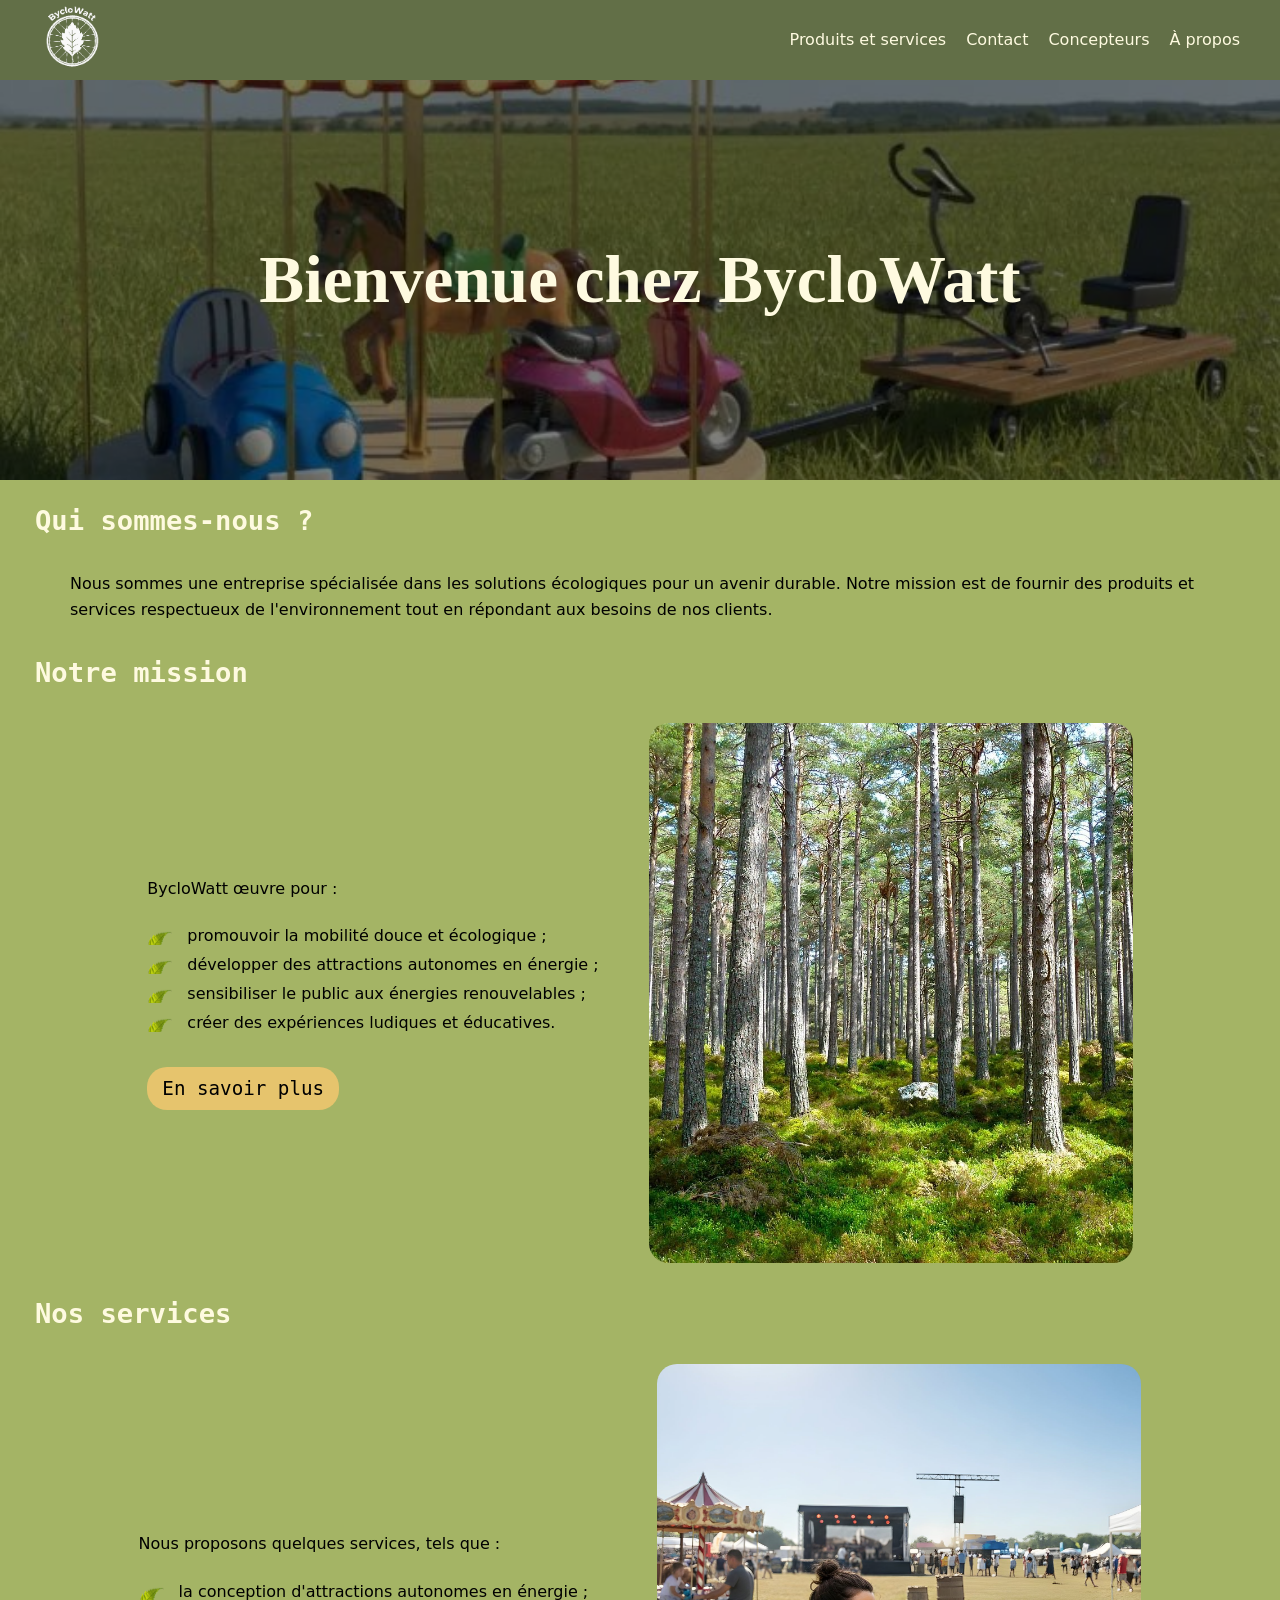
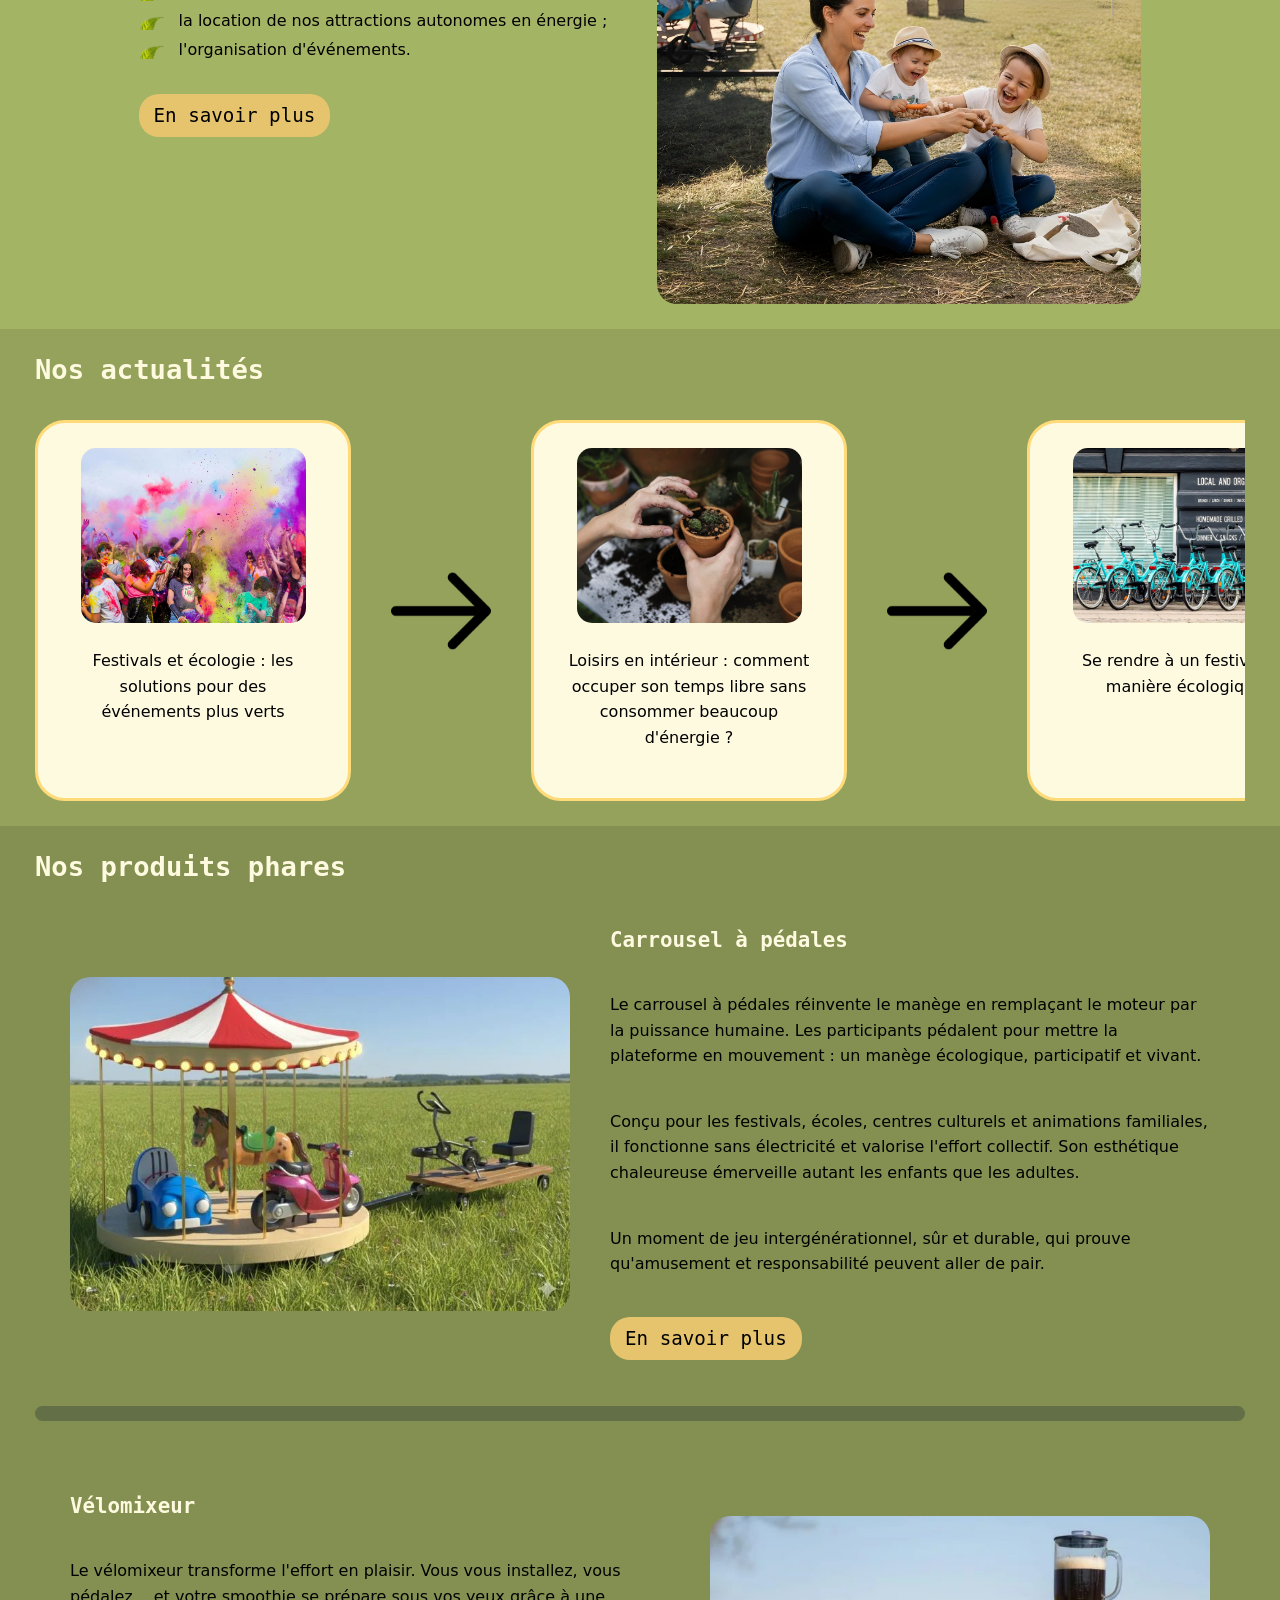
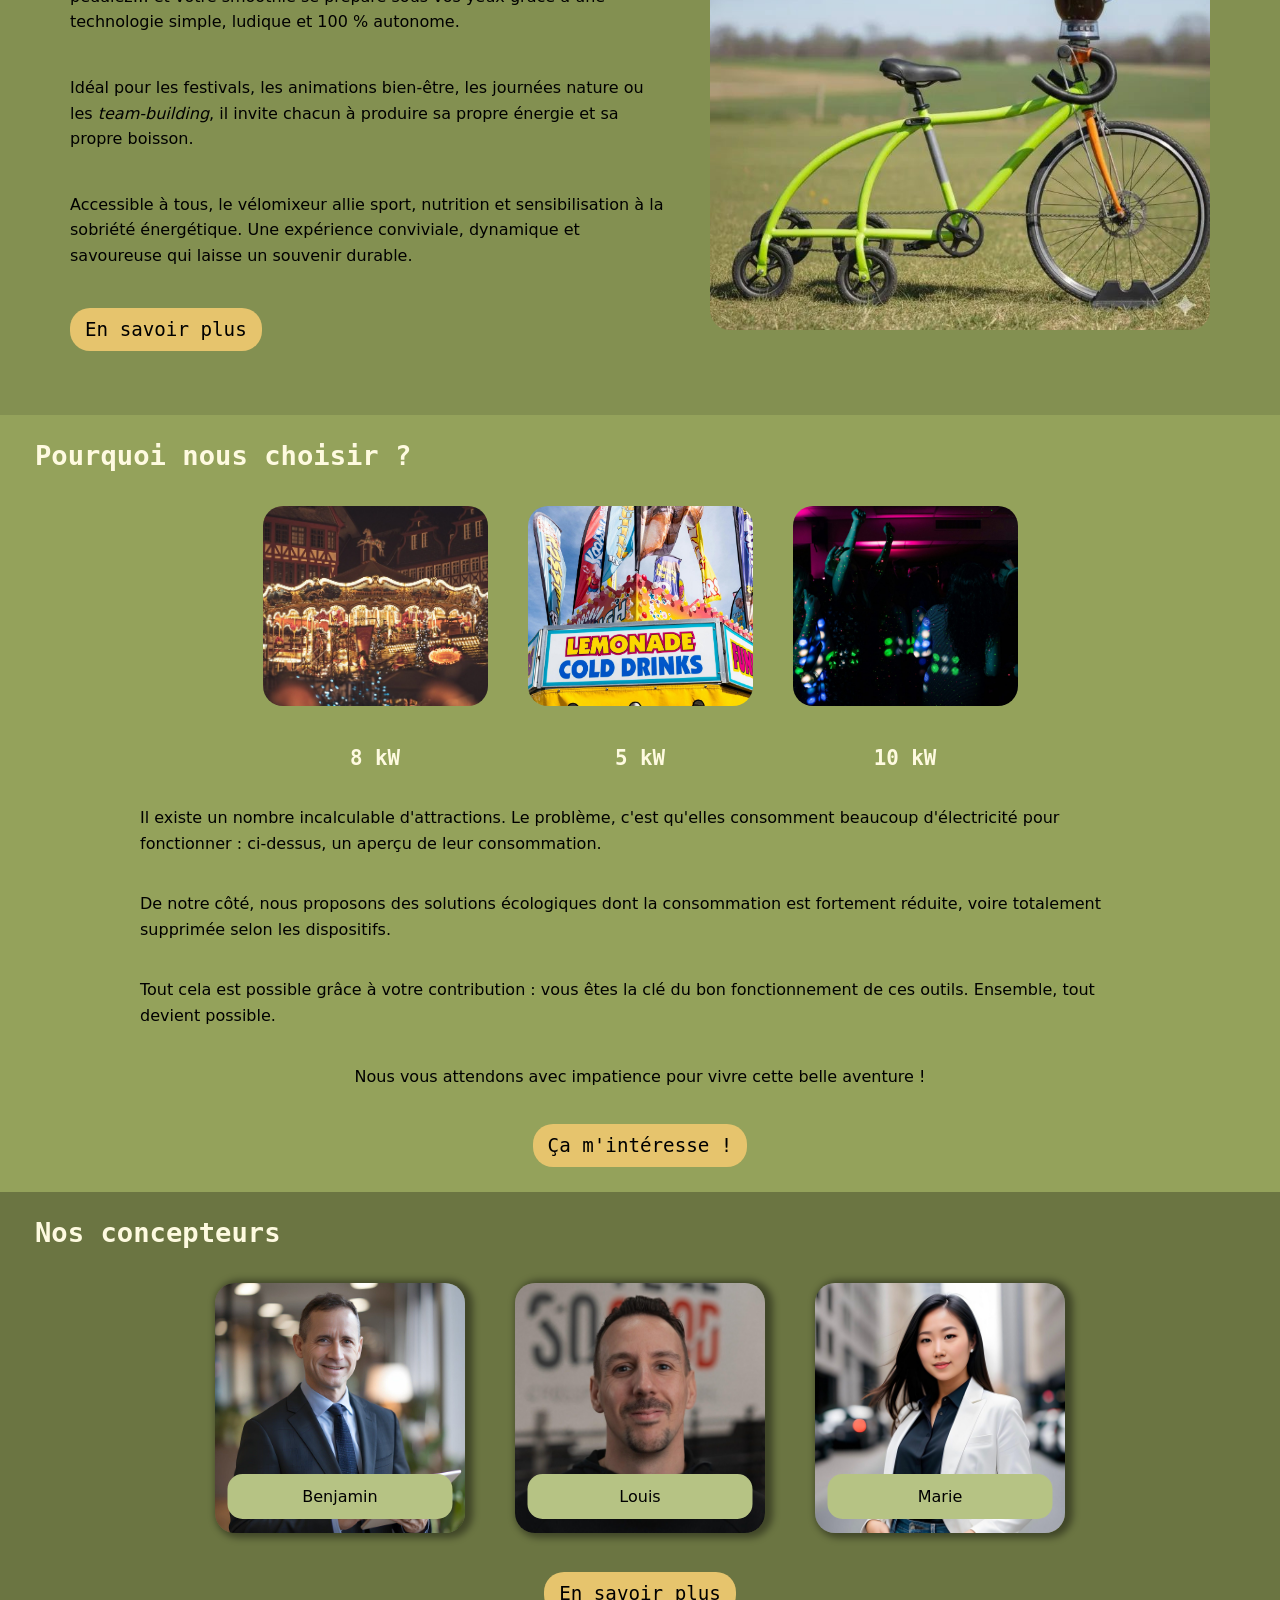
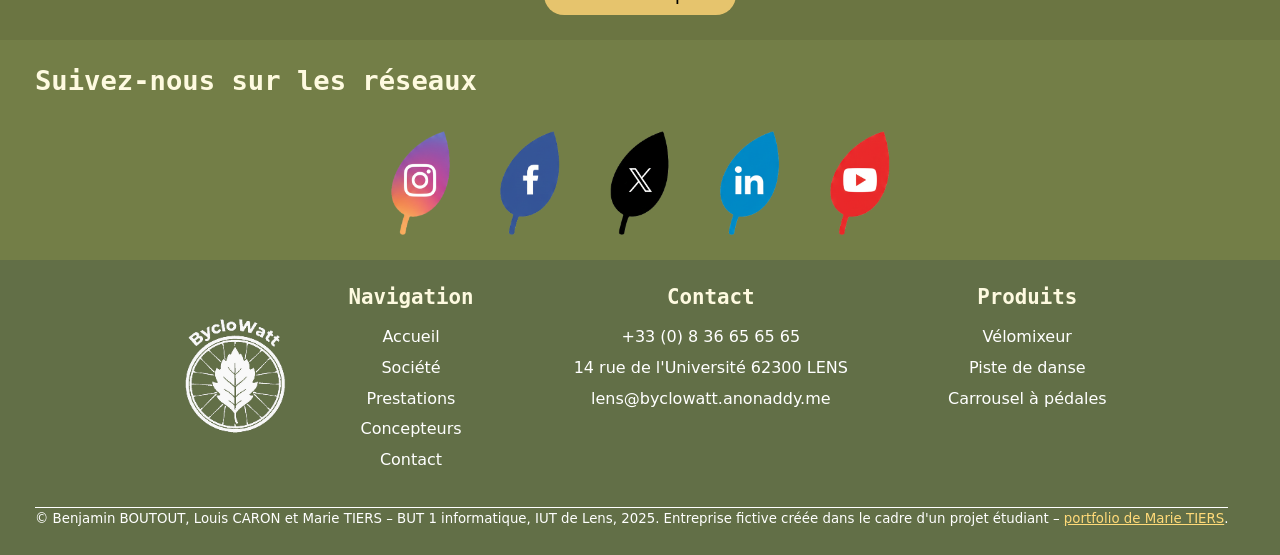
<file: index.html>
<!DOCTYPE html>
<html lang="fr">
<head>
    <meta charset="UTF-8">
    <meta name="viewport" content="width=device-width, initial-scale=1.0">
    <meta name="robots" content="noindex">
    <title>BycloWatt – Accueil</title>
    <meta name="description" content="BycloWatt, entreprise fictive de conception et de location d'attractions autonomes en énergie (projet étudiant).">
    <link rel="icon" href="img/logo.png">
    <link rel="stylesheet" href="css/main.css">
</head>
<body>
    <header>
        <a href="index.html">
            <img id="header-logo" src="img/logo.png" alt="BycloWatt, retour à l'accueil">
        </a>
        <nav aria-label="Navigation principale">
            <div class="link" id="liens-menu">
                <a href="prestations.html">Produits et services</a>
                <a href="contact.html">Contact</a>
                <a href="concepteurs.html">Concepteurs</a>
                <a href="a-propos.html">À propos</a>
            </div>
            <button class="burgerMenu" type="button" aria-expanded="false" aria-controls="liens-menu">
                <img src="img/burgerMenu.png" alt="Ouvrir le menu">
            </button>
        </nav>
    </header>
    <main>
        <section id="welcome" class="header-banner">
            <div class="slides">
                <img class="img-slideshow active" src="img/carouselProduct.jpg" alt="">
                <img class="img-slideshow" src="img/velomix.jpg" alt="">
                <img class="img-slideshow" src="img/danceFloor.webp" alt="">
            </div>
            <h1>Bienvenue chez BycloWatt</h1>
        </section>

        <section id="presentation">
            <h3>Qui sommes-nous ?</h3>
            <div id="who">
                <p>Nous sommes une entreprise spécialisée dans les solutions écologiques pour un avenir durable. Notre mission est de fournir des produits et services respectueux de l'environnement tout en répondant aux besoins de nos clients.</p>
            </div>
            <h3>Notre mission</h3>
            <div class="flex-row" id="mission">
                <div>
                    <p>BycloWatt œuvre pour :</p>
                    <ul>
                        <li>promouvoir la mobilité douce et écologique ;</li>
                        <li>développer des attractions autonomes en énergie ;</li>
                        <li>sensibiliser le public aux énergies renouvelables ;</li>
                        <li>créer des expériences ludiques et éducatives.</li>
                    </ul>
                    <a class="main-btn" href="a-propos.html">En savoir plus</a>
                </div>
                <img src="img/presentation.jpg" alt="Présentation de BycloWatt">
            </div>
            <h3>Nos services</h3>
            <div id="services" class="flex-row">
                <div>
                    <p>Nous proposons quelques services, tels que :</p>
                    <ul>
                        <li>la conception d'attractions autonomes en énergie ;</li>
                        <li>la location de nos attractions autonomes en énergie ;</li>
                        <li>l'organisation d'événements.</li>
                    </ul>
                    <a class="main-btn" href="prestations.html">En savoir plus</a>
                </div>
                <img src="img/famille_festival.jpg" alt="Une famille dans un festival">
            </div>
        </section>

        <section id="actus">
            <h3>Nos actualités</h3>
            <div class="flex-row">
                <div class="article">
                    <img src="img/festivalVert.jpg" alt="">
                    <p>Festivals et écologie : les solutions pour des événements plus verts</p>
                </div>
                <img src="img/arrow.png" alt="">
                <div class="article">
                    <img src="img/loisirEco.jpg" alt="">
                    <p>Loisirs en intérieur : comment occuper son temps libre sans consommer beaucoup d'énergie ?</p>
                </div>
                <img class="rotation_180" src="img/arrow.png" alt="">
                <div class="article">
                    <img src="img/deplacementEco.jpg" alt="">
                    <p>Se rendre à un festival de manière écologique</p>
                </div>
            </div>
        </section>

        <section id="products">
            <h3>Nos produits phares</h3>
            <div class="product">
                <img src="img/carouselProduct.jpg" alt="Carrousel à pédales">
                <div>
                    <h5>Carrousel à pédales</h5>
                    <p>Le carrousel à pédales réinvente le manège en remplaçant le moteur par la puissance humaine. Les participants pédalent pour mettre la plateforme en mouvement : un manège écologique, participatif et vivant.</p>
                    <p>Conçu pour les festivals, écoles, centres culturels et animations familiales, il fonctionne sans électricité et valorise l'effort collectif. Son esthétique chaleureuse émerveille autant les enfants que les adultes.</p>
                    <p>Un moment de jeu intergénérationnel, sûr et durable, qui prouve qu'amusement et responsabilité peuvent aller de pair.</p>
                    <a class="main-btn" href="prestations.html#carousel">En savoir plus</a>
                </div>
            </div>
            <span class="line"></span>
            <div class="reverse-product">
                <div>
                    <h5>Vélomixeur</h5>
                    <p>Le vélomixeur transforme l'effort en plaisir. Vous vous installez, vous pédalez… et votre smoothie se prépare sous vos yeux grâce à une technologie simple, ludique et 100 % autonome.</p>
                    <p>Idéal pour les festivals, les animations bien-être, les journées nature ou les <em>team-building</em>, il invite chacun à produire sa propre énergie et sa propre boisson.</p>
                    <p>Accessible à tous, le vélomixeur allie sport, nutrition et sensibilisation à la sobriété énergétique. Une expérience conviviale, dynamique et savoureuse qui laisse un souvenir durable.</p>
                    <a class="main-btn" href="prestations.html#velomix">En savoir plus</a>
                </div>
                <img src="img/velomix.jpg" alt="Vélomixeur">
            </div>
        </section>

        <section id="choice">
            <h3>Pourquoi nous choisir ?</h3>
            <div class="flex-row">
                <div class="argument">
                    <img src="img/carousel.jpg" alt="Manège classique">
                    <h5>8 kW</h5>
                </div>
                <div class="argument">
                    <img src="img/drinkStand.jpg" alt="Stand de boissons">
                    <h5>5 kW</h5>
                </div>
                <div class="argument">
                    <img src="img/danceFloor.jpg" alt="Piste de danse">
                    <h5>10 kW</h5>
                </div>
            </div>
            <p>Il existe un nombre incalculable d'attractions. Le problème, c'est qu'elles consomment beaucoup d'électricité pour fonctionner : ci-dessus, un aperçu de leur consommation.</p>
            <p>De notre côté, nous proposons des solutions écologiques dont la consommation est fortement réduite, voire totalement supprimée selon les dispositifs.</p>
            <p>Tout cela est possible grâce à votre contribution : vous êtes la clé du bon fonctionnement de ces outils. Ensemble, tout devient possible.</p>
            <p>Nous vous attendons avec impatience pour vivre cette belle aventure !</p>
            <a class="main-btn" href="contact.html">Ça m'intéresse !</a>
        </section>

        <section id="concepter">
            <h3>Nos concepteurs</h3>
            <div class="flex-row">
                <div class="textInImg">
                    <a href="concepteurs.html#Benjamin"><img src="img/person.jpg" alt=""></a>
                    <a href="concepteurs.html#Benjamin"><p>Benjamin</p></a>
                </div>
                <div class="textInImg">
                    <a href="concepteurs.html#Louis"><img src="img/employee1.jpg" alt=""></a>
                    <a href="concepteurs.html#Louis"><p>Louis</p></a>
                </div>
                <div class="textInImg">
                    <a href="concepteurs.html#Marie"><img src="img/employee2.jpg" alt=""></a>
                    <a href="concepteurs.html#Marie"><p>Marie</p></a>
                </div>
            </div>
            <a class="main-btn" href="concepteurs.html">En savoir plus</a>
        </section>

        <section id="follow">
            <h3>Suivez-nous sur les réseaux</h3>
            <div class="flex-row">
                <img src="img/Instagram.png" alt="Instagram">
                <img src="img/Facebook.png" alt="Facebook">
                <img src="img/X_Twitter.png" alt="X">
                <img src="img/LinkedIn.png" alt="LinkedIn">
                <img src="img/YouTube.png" alt="YouTube">
            </div>
        </section>
    </main>
    <footer>
        <div class="flex-row">
            <img src="img/logo.png" alt="">
            <div class="footer-elements flex-row">
                <div class="el">
                    <h5>Navigation</h5>
                    <div>
                        <a href="index.html">Accueil</a>
                        <a href="a-propos.html">Société</a>
                        <a href="prestations.html">Prestations</a>
                        <a href="concepteurs.html">Concepteurs</a>
                        <a href="contact.html">Contact</a>
                    </div>
                </div>
                <div class="el">
                    <h5>Contact</h5>
                    <div>
                        <p>+33 (0) 8 36 65 65 65</p>
                        <p>14 rue de l'Université 62300 LENS</p>
                        <p>lens@byclowatt.anonaddy.me</p>
                    </div>
                </div>
                <div class="el">
                    <h5>Produits</h5>
                    <div>
                        <a href="prestations.html#velomix">Vélomixeur</a>
                        <a href="prestations.html#danceFloor">Piste de danse</a>
                        <a href="prestations.html#carousel">Carrousel à pédales</a>
                    </div>
                </div>
            </div>
        </div>
        <p id="notre-copyright">© Benjamin BOUTOUT, Louis CARON et Marie TIERS – BUT 1 informatique, IUT de Lens, 2025.
            Entreprise fictive créée dans le cadre d'un projet étudiant –
            <a href="https://marietiers59.github.io/e-portfolio/">portfolio de Marie TIERS</a>.</p>
    </footer>
    <script src="js/menu.js"></script>
    <script src="js/diaporama.js"></script>
</body>
</html>
</file>
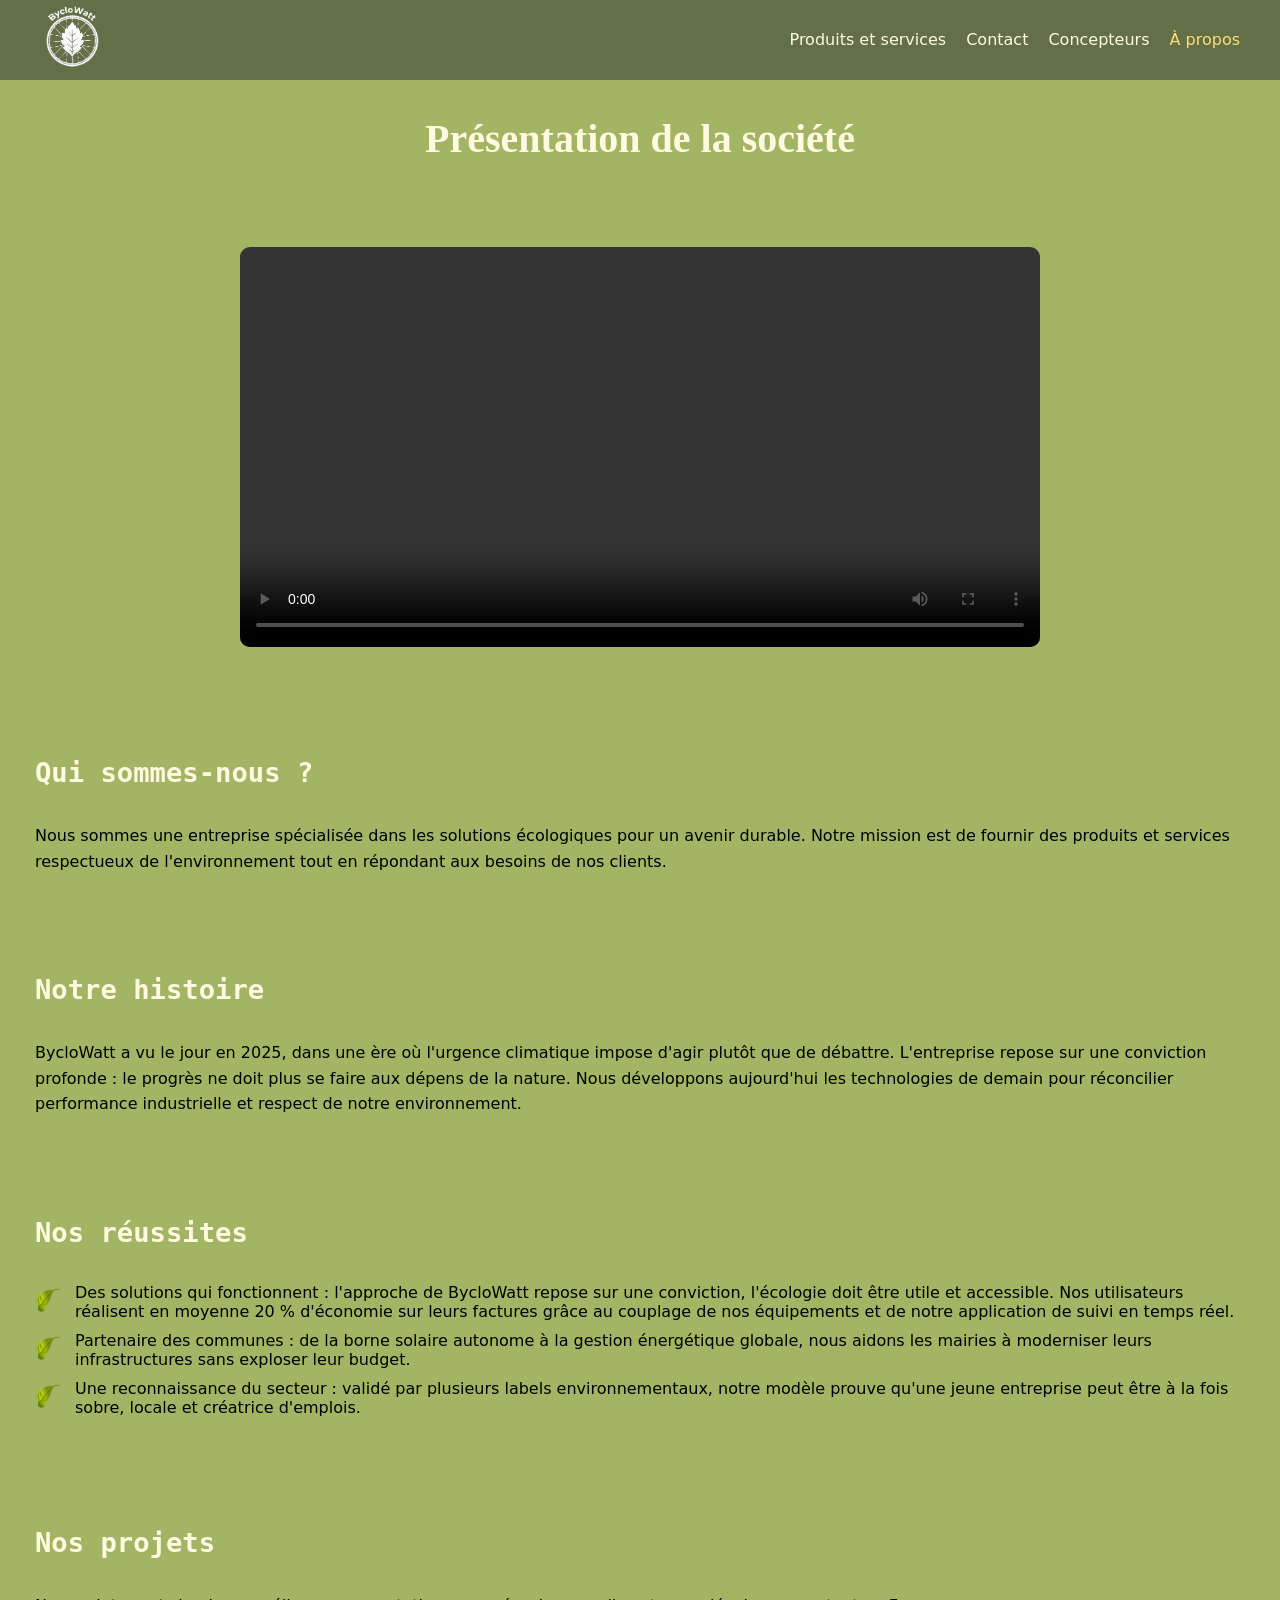
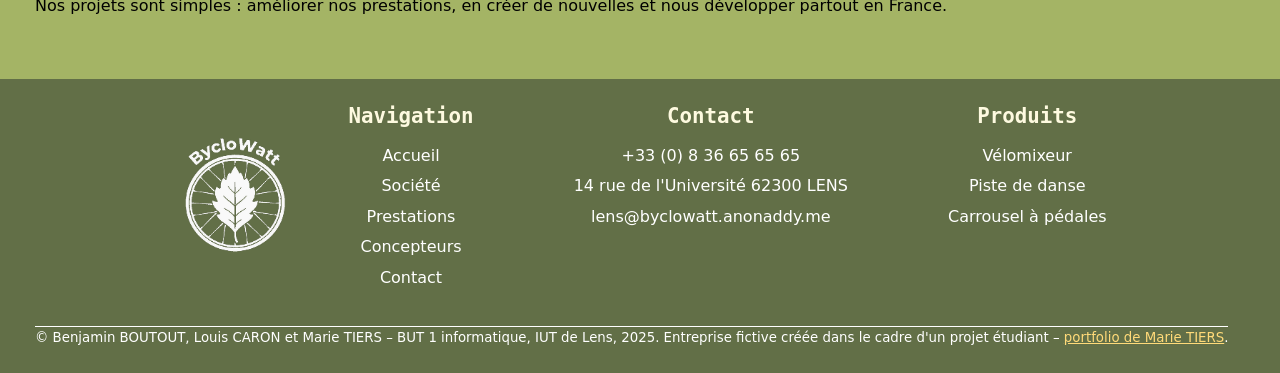
<file: a-propos.html>
<!DOCTYPE html>
<html lang="fr">
<head>
    <meta charset="UTF-8">
    <meta name="viewport" content="width=device-width, initial-scale=1.0">
    <meta name="robots" content="noindex">
    <title>BycloWatt – Présentation de la société</title>
    <meta name="description" content="BycloWatt, entreprise fictive de conception et de location d'attractions autonomes en énergie (projet étudiant).">
    <link rel="icon" href="img/logo.png">
    <link rel="stylesheet" href="css/main.css">
    <link rel="stylesheet" href="css/a-propos.css">
</head>
<body>
    <header>
        <a href="index.html">
            <img id="header-logo" src="img/logo.png" alt="BycloWatt, retour à l'accueil">
        </a>
        <nav aria-label="Navigation principale">
            <div class="link" id="liens-menu">
                <a href="prestations.html">Produits et services</a>
                <a href="contact.html">Contact</a>
                <a href="concepteurs.html">Concepteurs</a>
                <a href="a-propos.html" aria-current="page">À propos</a>
            </div>
            <button class="burgerMenu" type="button" aria-expanded="false" aria-controls="liens-menu">
                <img src="img/burgerMenu.png" alt="Ouvrir le menu">
            </button>
        </nav>
    </header>
    <main>
        <h2>Présentation de la société</h2>
        <video controls preload="metadata">
            <source src="media/presentation-byclowatt.mp4" type="video/mp4">
        </video>
        <section>
            <h3>Qui sommes-nous ?</h3>
            <p>Nous sommes une entreprise spécialisée dans les solutions écologiques pour un avenir durable. Notre mission est de fournir des produits et services respectueux de l'environnement tout en répondant aux besoins de nos clients.</p>
        </section>
        <section>
            <h3>Notre histoire</h3>
            <p>BycloWatt a vu le jour en 2025, dans une ère où l'urgence climatique impose d'agir plutôt que de débattre. L'entreprise repose sur une conviction profonde : le progrès ne doit plus se faire aux dépens de la nature. Nous développons aujourd'hui les technologies de demain pour réconcilier performance industrielle et respect de notre environnement.</p>
        </section>
        <section>
            <h3>Nos réussites</h3>
            <ul>
                <li>Des solutions qui fonctionnent : l'approche de BycloWatt repose sur une conviction, l'écologie doit être utile et accessible. Nos utilisateurs réalisent en moyenne 20 % d'économie sur leurs factures grâce au couplage de nos équipements et de notre application de suivi en temps réel.</li>
                <li>Partenaire des communes : de la borne solaire autonome à la gestion énergétique globale, nous aidons les mairies à moderniser leurs infrastructures sans exploser leur budget.</li>
                <li>Une reconnaissance du secteur : validé par plusieurs labels environnementaux, notre modèle prouve qu'une jeune entreprise peut être à la fois sobre, locale et créatrice d'emplois.</li>
            </ul>
        </section>
        <section>
            <h3>Nos projets</h3>
            <p>Nos projets sont simples : améliorer nos prestations, en créer de nouvelles et nous développer partout en France.</p>
        </section>
    </main>
    <footer>
        <div class="flex-row">
            <img src="img/logo.png" alt="">
            <div class="footer-elements flex-row">
                <div class="el">
                    <h5>Navigation</h5>
                    <div>
                        <a href="index.html">Accueil</a>
                        <a href="a-propos.html">Société</a>
                        <a href="prestations.html">Prestations</a>
                        <a href="concepteurs.html">Concepteurs</a>
                        <a href="contact.html">Contact</a>
                    </div>
                </div>
                <div class="el">
                    <h5>Contact</h5>
                    <div>
                        <p>+33 (0) 8 36 65 65 65</p>
                        <p>14 rue de l'Université 62300 LENS</p>
                        <p>lens@byclowatt.anonaddy.me</p>
                    </div>
                </div>
                <div class="el">
                    <h5>Produits</h5>
                    <div>
                        <a href="prestations.html#velomix">Vélomixeur</a>
                        <a href="prestations.html#danceFloor">Piste de danse</a>
                        <a href="prestations.html#carousel">Carrousel à pédales</a>
                    </div>
                </div>
            </div>
        </div>
        <p id="notre-copyright">© Benjamin BOUTOUT, Louis CARON et Marie TIERS – BUT 1 informatique, IUT de Lens, 2025.
            Entreprise fictive créée dans le cadre d'un projet étudiant –
            <a href="https://marietiers59.github.io/e-portfolio/">portfolio de Marie TIERS</a>.</p>
    </footer>
    <script src="js/menu.js"></script>
    <script src="js/video.js"></script>
</body>
</html>
</file>
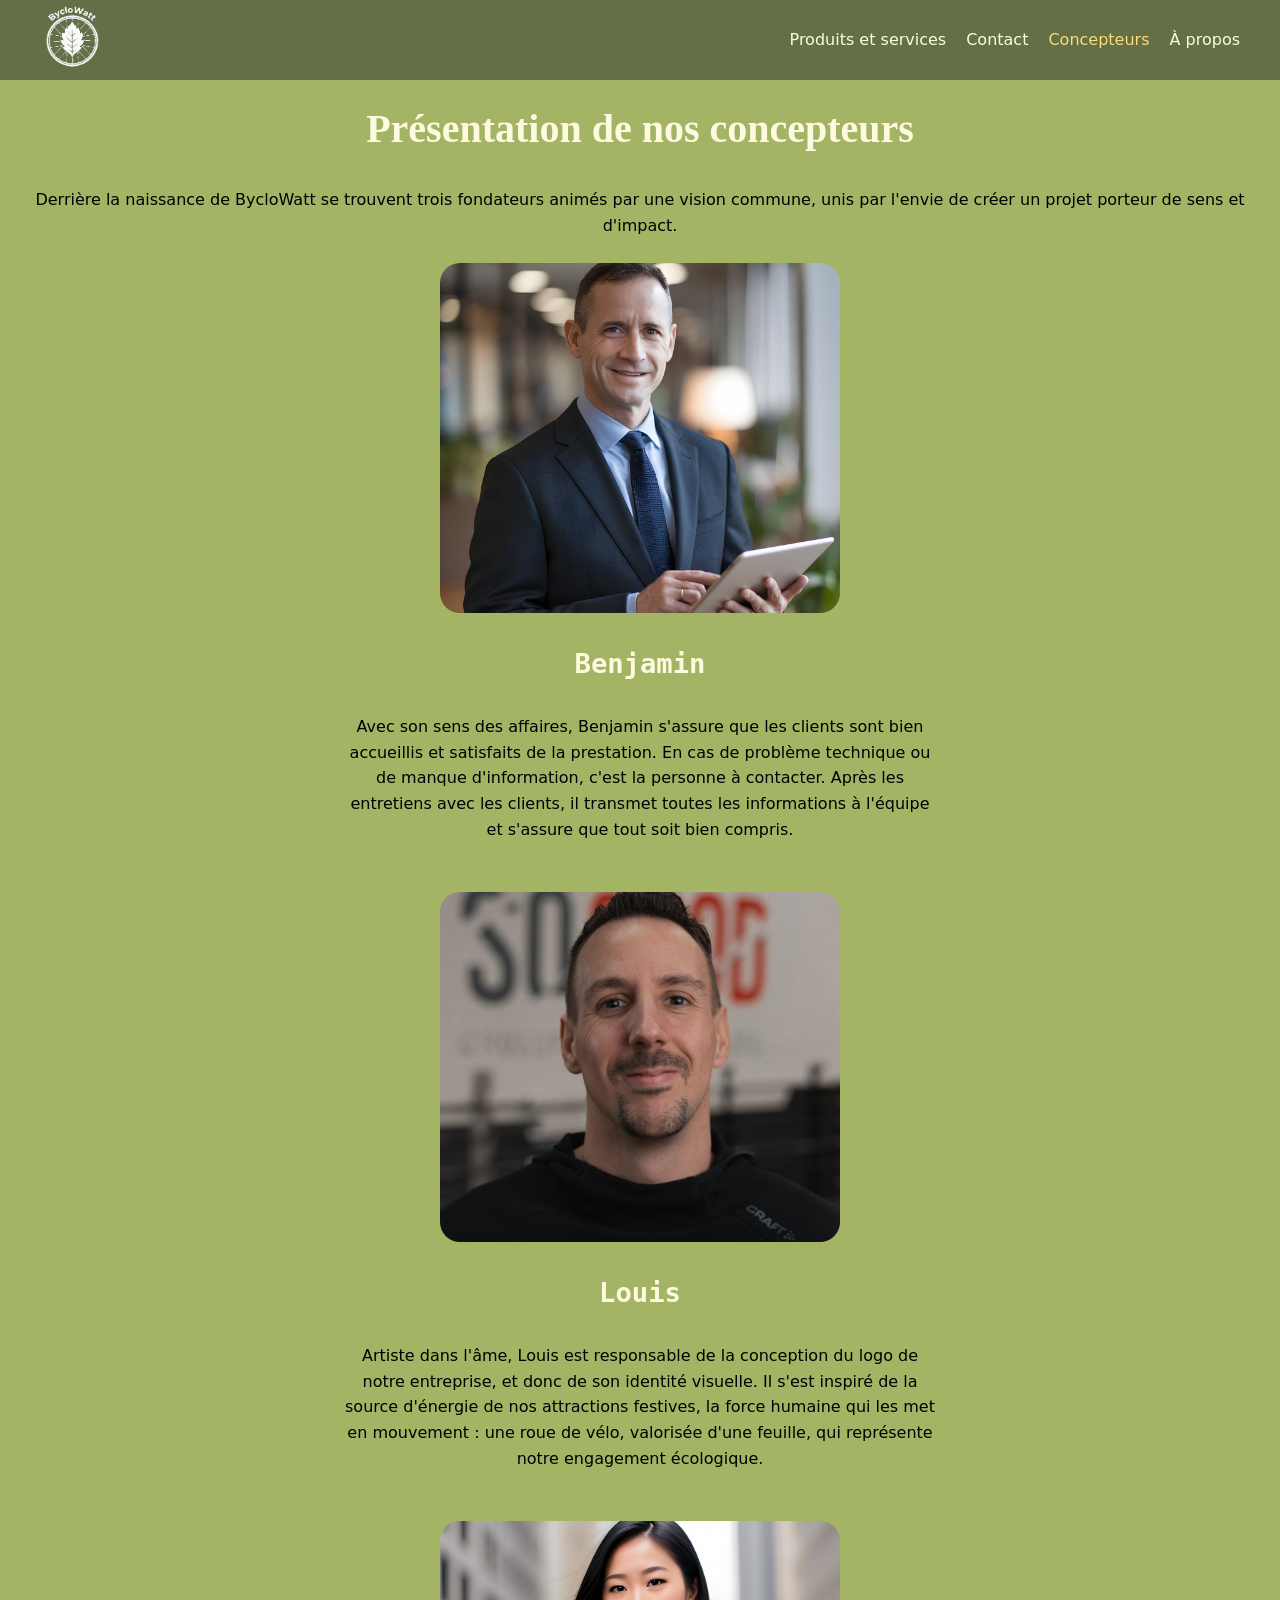
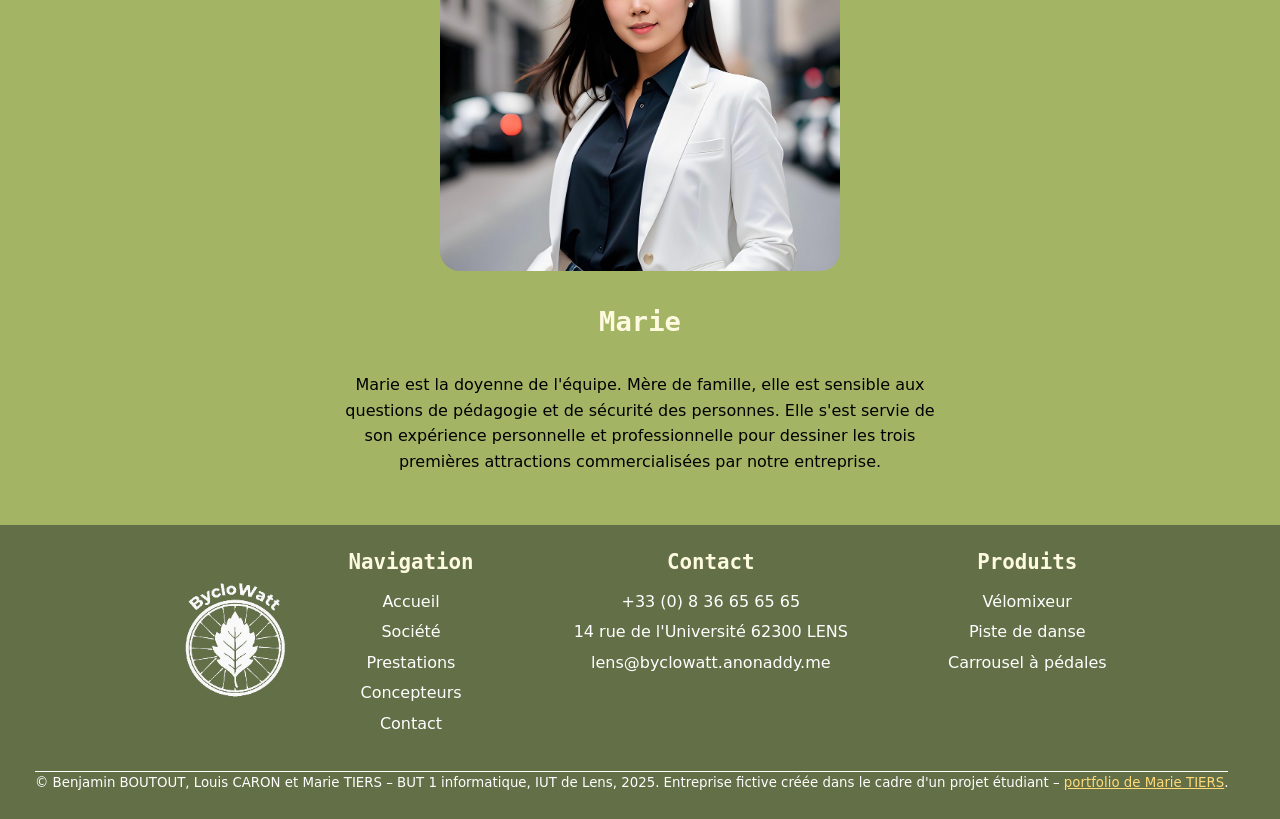
<file: concepteurs.html>
<!DOCTYPE html>
<html lang="fr">
<head>
    <meta charset="UTF-8">
    <meta name="viewport" content="width=device-width, initial-scale=1.0">
    <meta name="robots" content="noindex">
    <title>BycloWatt – Nos concepteurs</title>
    <meta name="description" content="BycloWatt, entreprise fictive de conception et de location d'attractions autonomes en énergie (projet étudiant).">
    <link rel="icon" href="img/logo.png">
    <link rel="stylesheet" href="css/main.css">
    <link rel="stylesheet" href="css/concepteurs.css">
</head>
<body>
    <header>
        <a href="index.html">
            <img id="header-logo" src="img/logo.png" alt="BycloWatt, retour à l'accueil">
        </a>
        <nav aria-label="Navigation principale">
            <div class="link" id="liens-menu">
                <a href="prestations.html">Produits et services</a>
                <a href="contact.html">Contact</a>
                <a href="concepteurs.html" aria-current="page">Concepteurs</a>
                <a href="a-propos.html">À propos</a>
            </div>
            <button class="burgerMenu" type="button" aria-expanded="false" aria-controls="liens-menu">
                <img src="img/burgerMenu.png" alt="Ouvrir le menu">
            </button>
        </nav>
    </header>
    <main>
        <section id="concepteur-presentation">
            <h2>Présentation de nos concepteurs</h2>
            <div>
                <p>Derrière la naissance de BycloWatt se trouvent trois fondateurs animés par une vision commune, unis par l'envie de créer un projet porteur de sens et d'impact.</p>
            </div>
        </section>
        <section class="concepteur-profile" id="Benjamin">
            <img src="img/person.jpg" alt="Benjamin">
            <h3>Benjamin</h3>
            <p>Avec son sens des affaires, Benjamin s'assure que les clients sont bien accueillis et satisfaits de la prestation. En cas de problème technique ou de manque d'information, c'est la personne à contacter. Après les entretiens avec les clients, il transmet toutes les informations à l'équipe et s'assure que tout soit bien compris.</p>
        </section>
        <section class="concepteur-profile" id="Louis">
            <img src="img/employee1.jpg" alt="Louis">
            <h3>Louis</h3>
            <p>Artiste dans l'âme, Louis est responsable de la conception du logo de notre entreprise, et donc de son identité visuelle. Il s'est inspiré de la source d'énergie de nos attractions festives, la force humaine qui les met en mouvement : une roue de vélo, valorisée d'une feuille, qui représente notre engagement écologique.</p>
        </section>
        <section class="concepteur-profile" id="Marie">
            <img src="img/employee2.jpg" alt="Marie">
            <h3>Marie</h3>
            <p>Marie est la doyenne de l'équipe. Mère de famille, elle est sensible aux questions de pédagogie et de sécurité des personnes. Elle s'est servie de son expérience personnelle et professionnelle pour dessiner les trois premières attractions commercialisées par notre entreprise.</p>
        </section>
    </main>
    <footer>
        <div class="flex-row">
            <img src="img/logo.png" alt="">
            <div class="footer-elements flex-row">
                <div class="el">
                    <h5>Navigation</h5>
                    <div>
                        <a href="index.html">Accueil</a>
                        <a href="a-propos.html">Société</a>
                        <a href="prestations.html">Prestations</a>
                        <a href="concepteurs.html">Concepteurs</a>
                        <a href="contact.html">Contact</a>
                    </div>
                </div>
                <div class="el">
                    <h5>Contact</h5>
                    <div>
                        <p>+33 (0) 8 36 65 65 65</p>
                        <p>14 rue de l'Université 62300 LENS</p>
                        <p>lens@byclowatt.anonaddy.me</p>
                    </div>
                </div>
                <div class="el">
                    <h5>Produits</h5>
                    <div>
                        <a href="prestations.html#velomix">Vélomixeur</a>
                        <a href="prestations.html#danceFloor">Piste de danse</a>
                        <a href="prestations.html#carousel">Carrousel à pédales</a>
                    </div>
                </div>
            </div>
        </div>
        <p id="notre-copyright">© Benjamin BOUTOUT, Louis CARON et Marie TIERS – BUT 1 informatique, IUT de Lens, 2025.
            Entreprise fictive créée dans le cadre d'un projet étudiant –
            <a href="https://marietiers59.github.io/e-portfolio/">portfolio de Marie TIERS</a>.</p>
    </footer>
    <script src="js/menu.js"></script>
</body>
</html>
</file>
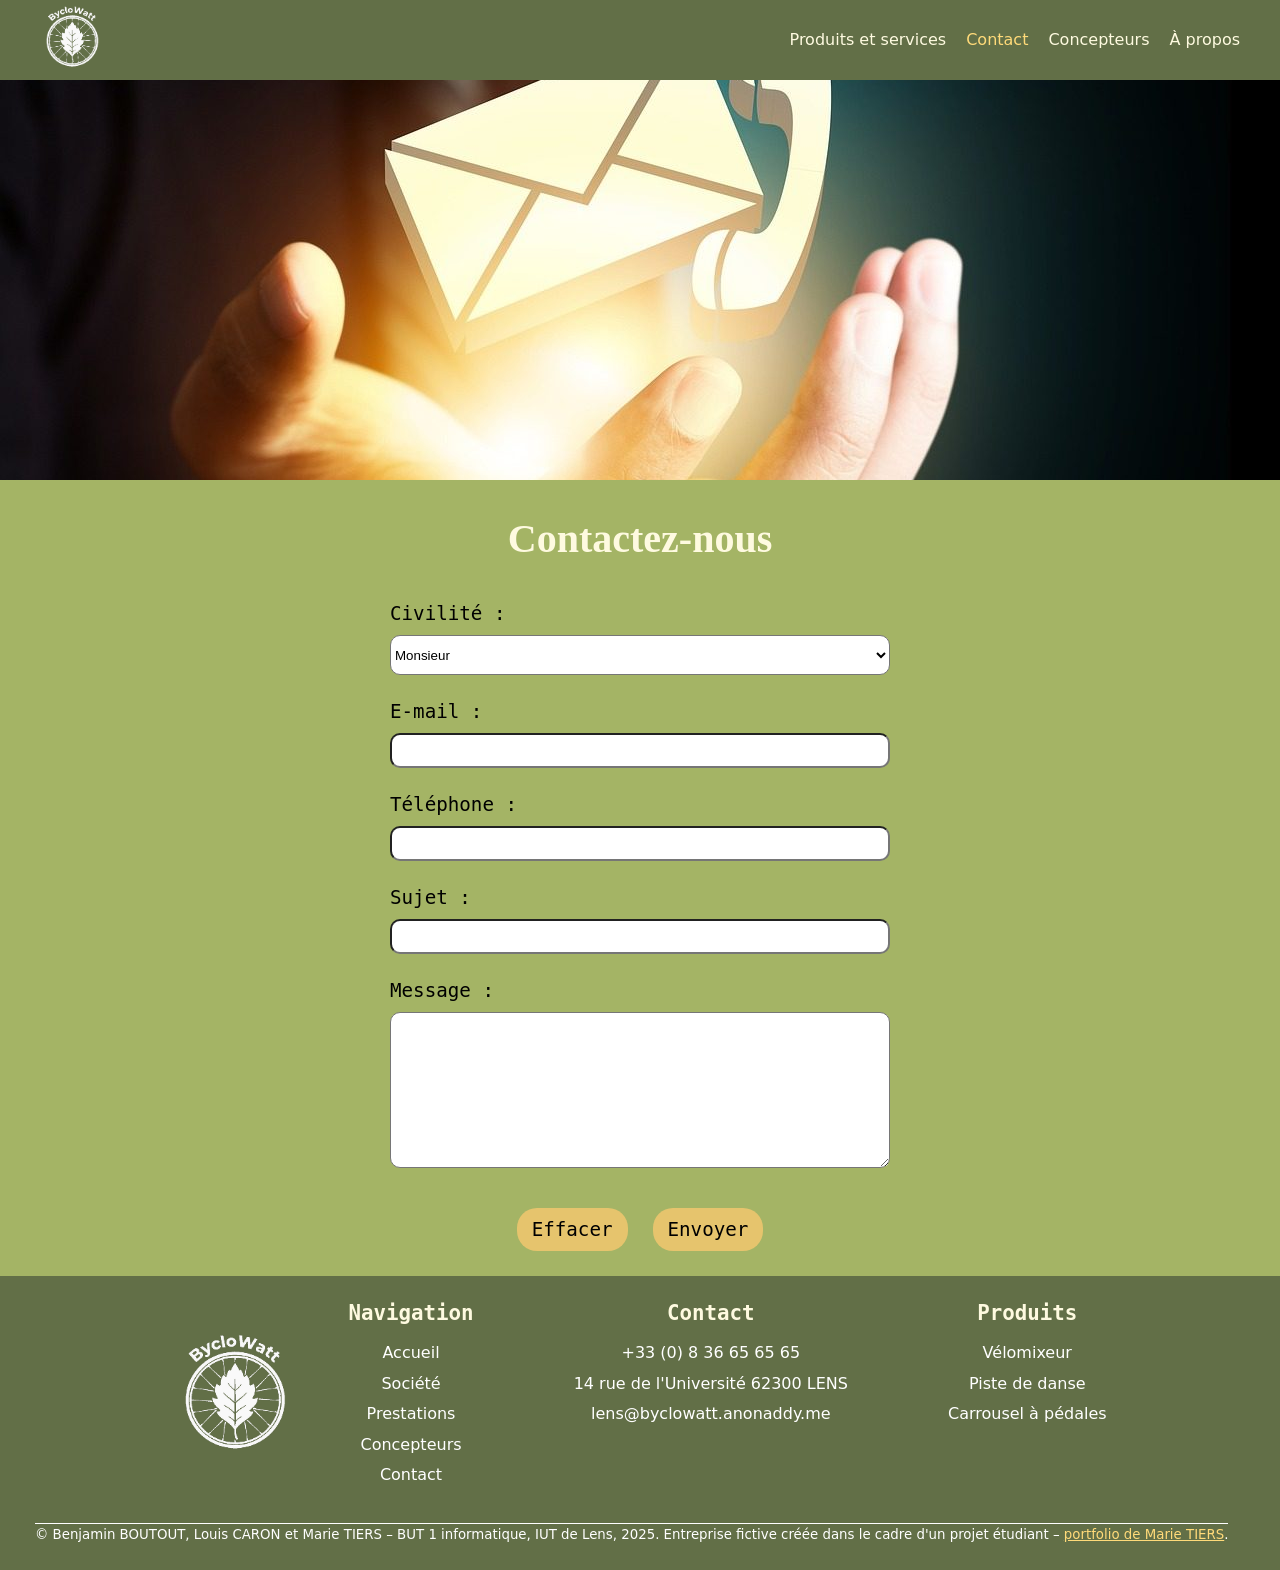
<file: contact.html>
<!DOCTYPE html>
<html lang="fr">
<head>
    <meta charset="UTF-8">
    <meta name="viewport" content="width=device-width, initial-scale=1.0">
    <meta name="robots" content="noindex">
    <title>BycloWatt – Contact</title>
    <meta name="description" content="BycloWatt, entreprise fictive de conception et de location d'attractions autonomes en énergie (projet étudiant).">
    <link rel="icon" href="img/logo.png">
    <link rel="stylesheet" href="css/main.css">
    <link rel="stylesheet" href="css/contact.css">
</head>
<body>
    <header>
        <a href="index.html">
            <img id="header-logo" src="img/logo.png" alt="BycloWatt, retour à l'accueil">
        </a>
        <nav aria-label="Navigation principale">
            <div class="link" id="liens-menu">
                <a href="prestations.html">Produits et services</a>
                <a href="contact.html" aria-current="page">Contact</a>
                <a href="concepteurs.html">Concepteurs</a>
                <a href="a-propos.html">À propos</a>
            </div>
            <button class="burgerMenu" type="button" aria-expanded="false" aria-controls="liens-menu">
                <img src="img/burgerMenu.png" alt="Ouvrir le menu">
            </button>
        </nav>
    </header>
    <main>
        <section id="contact-form">
            <img src="img/contact.jpg" alt="">
            <form>
                <h2>Contactez-nous</h2>
                <div class="champs">
                    <div class="champ">
                        <label for="genre">Civilité :</label>
                        <select name="genre" id="genre">
                            <option value="mr">Monsieur</option>
                            <option value="mme">Madame</option>
                            <option value="autre">Autre</option>
                        </select>
                    </div>
                    <div class="champ">
                        <label for="email">E-mail :</label>
                        <input type="email" name="email" id="email" autocomplete="email" required>
                    </div>
                    <div class="champ">
                        <label for="phone">Téléphone :</label>
                        <input type="tel" name="phone" id="phone" autocomplete="tel">
                    </div>
                    <div class="champ">
                        <label for="subject">Sujet :</label>
                        <input type="text" name="subject" id="subject" required>
                    </div>
                    <div class="champ">
                        <label for="message">Message :</label>
                        <textarea name="message" id="message" cols="30" rows="10" required></textarea>
                    </div>
                </div>
                <div>
                    <input type="reset" value="Effacer" class="main-btn">
                    <input type="submit" value="Envoyer" class="main-btn">
                </div>
            </form>
        </section>
    </main>
    <footer>
        <div class="flex-row">
            <img src="img/logo.png" alt="">
            <div class="footer-elements flex-row">
                <div class="el">
                    <h5>Navigation</h5>
                    <div>
                        <a href="index.html">Accueil</a>
                        <a href="a-propos.html">Société</a>
                        <a href="prestations.html">Prestations</a>
                        <a href="concepteurs.html">Concepteurs</a>
                        <a href="contact.html">Contact</a>
                    </div>
                </div>
                <div class="el">
                    <h5>Contact</h5>
                    <div>
                        <p>+33 (0) 8 36 65 65 65</p>
                        <p>14 rue de l'Université 62300 LENS</p>
                        <p>lens@byclowatt.anonaddy.me</p>
                    </div>
                </div>
                <div class="el">
                    <h5>Produits</h5>
                    <div>
                        <a href="prestations.html#velomix">Vélomixeur</a>
                        <a href="prestations.html#danceFloor">Piste de danse</a>
                        <a href="prestations.html#carousel">Carrousel à pédales</a>
                    </div>
                </div>
            </div>
        </div>
        <p id="notre-copyright">© Benjamin BOUTOUT, Louis CARON et Marie TIERS – BUT 1 informatique, IUT de Lens, 2025.
            Entreprise fictive créée dans le cadre d'un projet étudiant –
            <a href="https://marietiers59.github.io/e-portfolio/">portfolio de Marie TIERS</a>.</p>
    </footer>
    <script src="js/menu.js"></script>
</body>
</html>
</file>
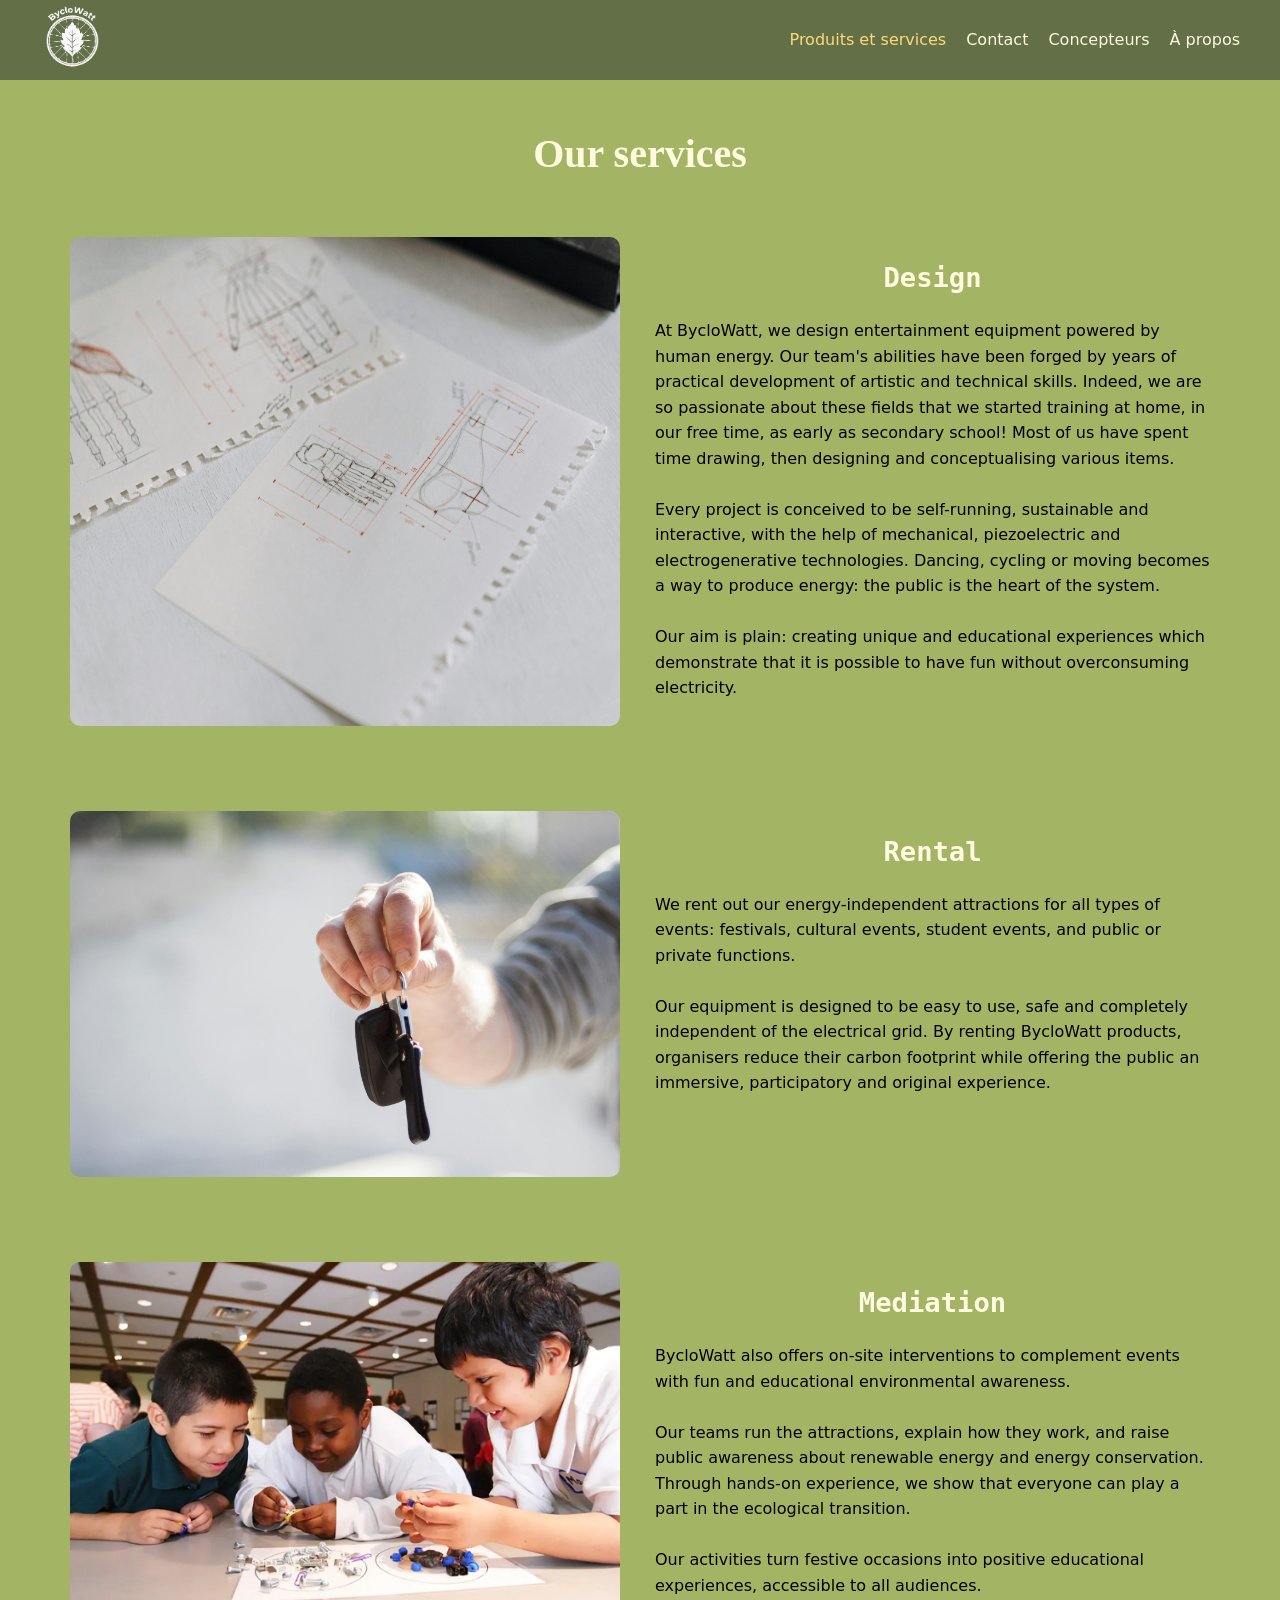
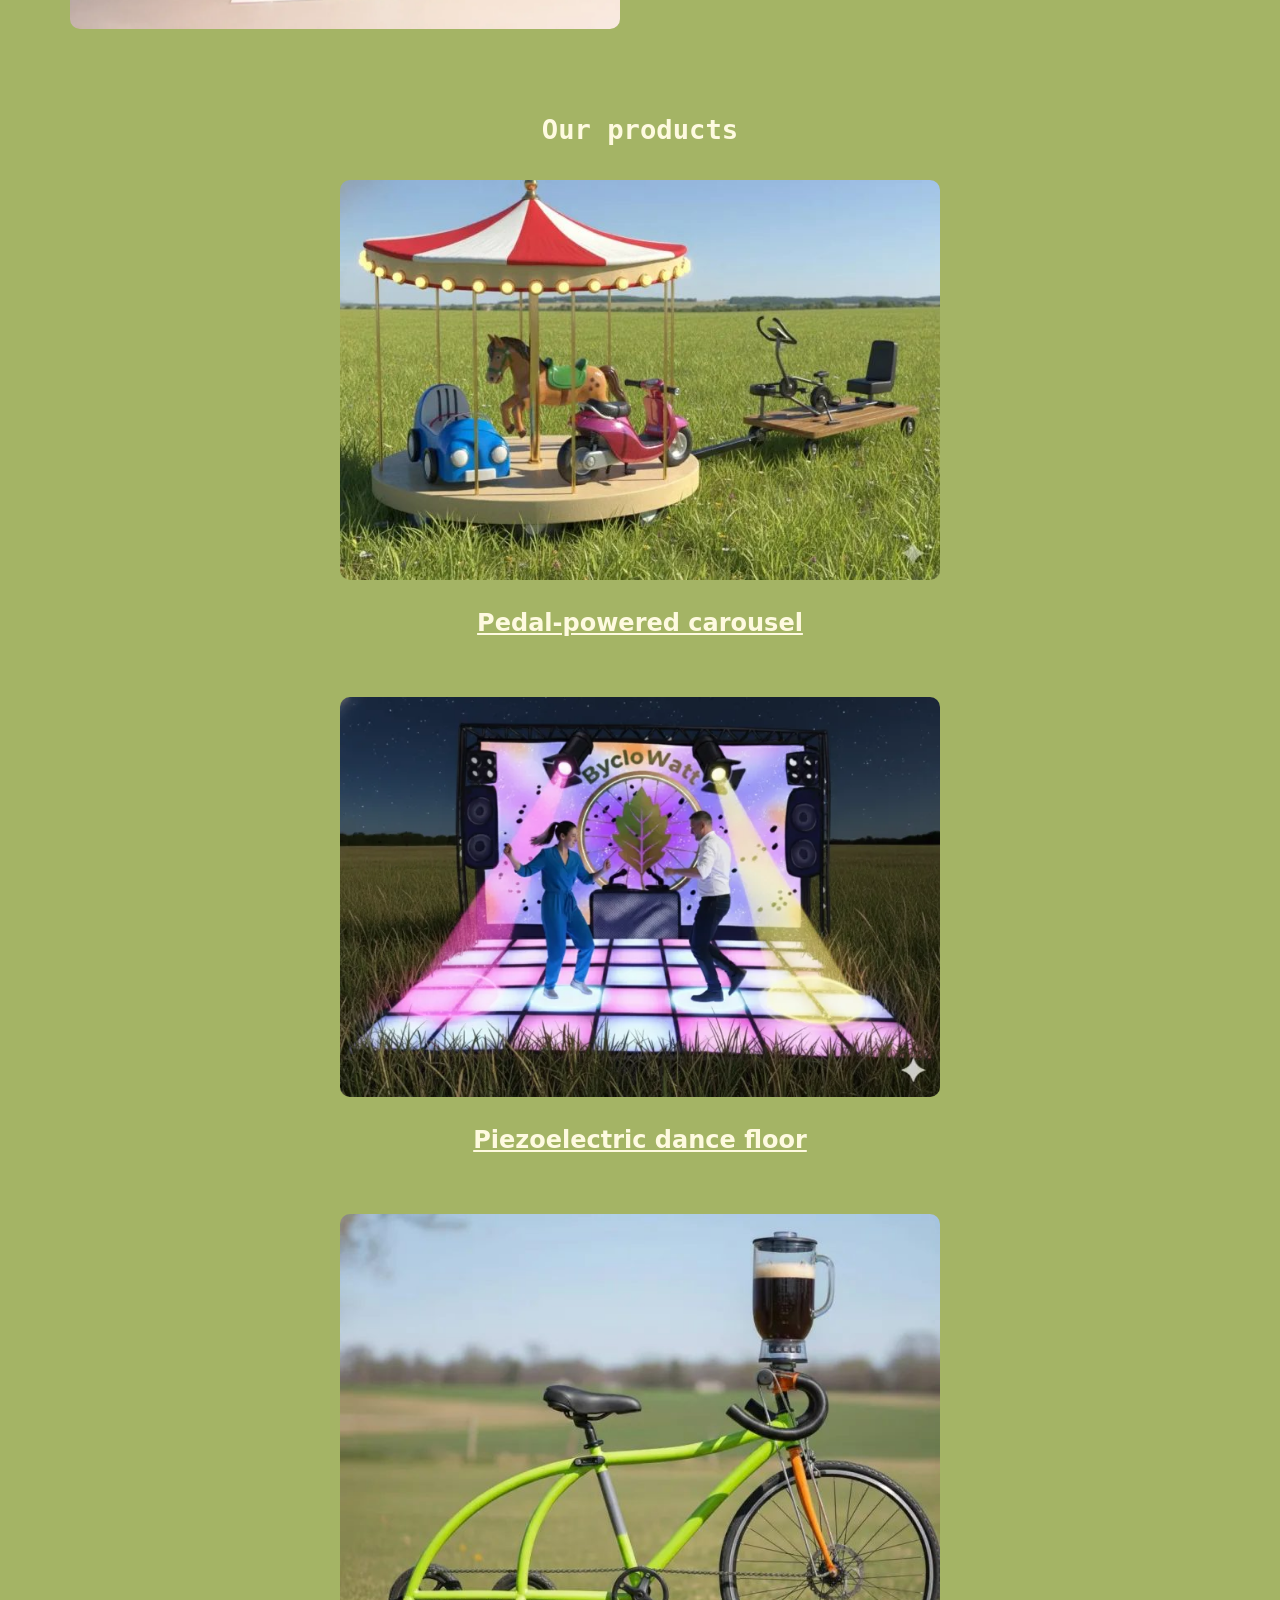
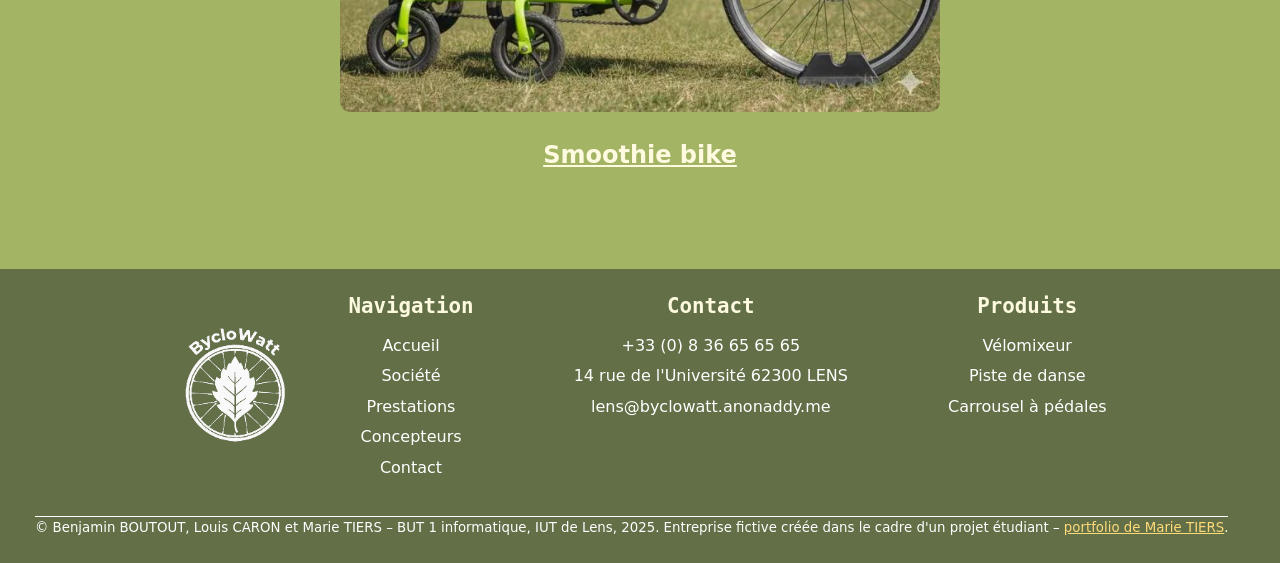
<file: prestations.html>
<!DOCTYPE html>
<html lang="en">
<head>
    <meta charset="UTF-8">
    <meta name="viewport" content="width=device-width, initial-scale=1.0">
    <meta name="robots" content="noindex">
    <title>BycloWatt – Our services</title>
    <meta name="description" content="BycloWatt, entreprise fictive de conception et de location d'attractions autonomes en énergie (projet étudiant).">
    <link rel="icon" href="img/logo.png">
    <link rel="stylesheet" href="css/main.css">
    <link rel="stylesheet" href="css/prestations.css">
</head>
<body>
    <header>
        <a href="index.html">
            <img id="header-logo" src="img/logo.png" alt="BycloWatt, retour à l'accueil">
        </a>
        <nav aria-label="Navigation principale">
            <div class="link" id="liens-menu">
                <a href="prestations.html" aria-current="page">Produits et services</a>
                <a href="contact.html">Contact</a>
                <a href="concepteurs.html">Concepteurs</a>
                <a href="a-propos.html">À propos</a>
            </div>
            <button class="burgerMenu" type="button" aria-expanded="false" aria-controls="liens-menu">
                <img src="img/burgerMenu.png" alt="Ouvrir le menu">
            </button>
        </nav>
    </header>
    <main>
        <section id="services-main-section">
            <h2>Our services</h2>
            <section class="services-card">
                <div class="flex-row">
                    <img src="img/conception.jpg" alt="Design">
                    <div>
                        <h3>Design</h3>
                        <p>At BycloWatt, we design entertainment equipment powered by human energy. Our team's abilities have been forged by years of practical development of artistic and technical skills. Indeed, we are so passionate about these fields that we started training at home, in our free time, as early as secondary school! Most of us have spent time drawing, then designing and conceptualising various items.</p>
                        <p>Every project is conceived to be self-running, sustainable and interactive, with the help of mechanical, piezoelectric and electrogenerative technologies. Dancing, cycling or moving becomes a way to produce energy: the public is the heart of the system.</p>
                        <p>Our aim is plain: creating unique and educational experiences which demonstrate that it is possible to have fun without overconsuming electricity.</p>
                    </div>
                </div>
            </section>
            <section class="services-card">
                <div class="flex-row">
                    <img src="img/rental.jpg" alt="Rental">
                    <div>
                        <h3>Rental</h3>
                        <p>We rent out our energy-independent attractions for all types of events: festivals, cultural events, student events, and public or private functions.</p>
                        <p>Our equipment is designed to be easy to use, safe and completely independent of the electrical grid. By renting BycloWatt products, organisers reduce their carbon footprint while offering the public an immersive, participatory and original experience.</p>
                    </div>
                </div>
            </section>
            <section class="services-card">
                <div class="flex-row">
                    <img src="img/mediations.webp" alt="Mediation">
                    <div>
                        <h3>Mediation</h3>
                        <p>BycloWatt also offers on-site interventions to complement events with fun and educational environmental awareness.</p>
                        <p>Our teams run the attractions, explain how they work, and raise public awareness about renewable energy and energy conservation. Through hands-on experience, we show that everyone can play a part in the ecological transition.</p>
                        <p>Our activities turn festive occasions into positive educational experiences, accessible to all audiences.</p>
                    </div>
                </div>
            </section>
            <section id="products-presentation">
                <h3>Our products</h3>
                <div id="carousel">
                    <img src="img/carouselProduct.jpg" alt="Pedal-powered carousel">
                    <h4>Pedal-powered carousel</h4>
                </div>
                <div id="danceFloor">
                    <img src="img/danceFloor.webp" alt="Piezoelectric dance floor">
                    <h4>Piezoelectric dance floor</h4>
                </div>
                <div id="velomix">
                    <img src="img/velomix.jpg" alt="Smoothie bike">
                    <h4>Smoothie bike</h4>
                </div>
            </section>
        </section>
    </main>
    <footer>
        <div class="flex-row">
            <img src="img/logo.png" alt="">
            <div class="footer-elements flex-row">
                <div class="el">
                    <h5>Navigation</h5>
                    <div>
                        <a href="index.html">Accueil</a>
                        <a href="a-propos.html">Société</a>
                        <a href="prestations.html">Prestations</a>
                        <a href="concepteurs.html">Concepteurs</a>
                        <a href="contact.html">Contact</a>
                    </div>
                </div>
                <div class="el">
                    <h5>Contact</h5>
                    <div>
                        <p>+33 (0) 8 36 65 65 65</p>
                        <p>14 rue de l'Université 62300 LENS</p>
                        <p>lens@byclowatt.anonaddy.me</p>
                    </div>
                </div>
                <div class="el">
                    <h5>Produits</h5>
                    <div>
                        <a href="prestations.html#velomix">Vélomixeur</a>
                        <a href="prestations.html#danceFloor">Piste de danse</a>
                        <a href="prestations.html#carousel">Carrousel à pédales</a>
                    </div>
                </div>
            </div>
        </div>
        <p id="notre-copyright">© Benjamin BOUTOUT, Louis CARON et Marie TIERS – BUT 1 informatique, IUT de Lens, 2025.
            Entreprise fictive créée dans le cadre d'un projet étudiant –
            <a href="https://marietiers59.github.io/e-portfolio/">portfolio de Marie TIERS</a>.</p>
    </footer>
    <script src="js/menu.js"></script>
</body>
</html>
</file>
<file: css/main.css>
/* BycloWatt – feuille de style commune à toutes les pages
   SAÉ 1.05 / 1.06 – BUT Informatique 1, IUT de Lens – B. BOUTOUT, L. CARON, M. TIERS */

:root {
    --vert-fonce: #626F47;
    --jaune-clair: #fefae0;
    --jaune-plus-fonce: #f8e77b;
    --vert-clair: #a4b465;
    --jaune-or: #ffda79;
    --element-border-radius: 20px;
    --gap-between-element: 35px;
    --gap-between-img: 40px;
    --gap-text-img: 40px;

    /* Polices appelées sur le poste du visiteur (aucun fichier de police n'est diffusé),
       avec une police libre puis une famille générique en secours. */
    --police-texte: 'Trebuchet MS', 'Lucida Grande', 'Lucida Sans Unicode', 'DejaVu Sans', Arial, sans-serif;
    --police-intertitres: 'Lucida Sans Typewriter', 'Lucida Console', 'DejaVu Sans Mono', monospace;
    --police-titres: 'Lucida Calligraphy', 'Lucida Handwriting', 'URW Chancery L', cursive;
}

* {
    margin: 0;
}

body {
    font-family: var(--police-texte);
    margin: 0;
}

ul {
    padding-left: 0;
}

ul li {
    list-style: none;
    padding-left: 40px;
    background-image: url('../img/feuille-puce.png');
    background-repeat: no-repeat;
    background-position: left top 5px;
    background-size: 25px 25px;
    margin-bottom: 10px;
}

p {
    line-height: 1.6;
    font-family: var(--police-texte);
}

#notre-copyright {
    font-size: smaller;
    border-top: 1px solid;
    position: sticky;
    align-self: baseline;
}

/* En-tête et navigation */

header {
    display: flex;
    align-items: center;
    justify-content: space-between;
    padding: 0 40px;
    top: 0;
    background-color: var(--vert-fonce);
    position: fixed;
    color: var(--jaune-clair);
    width: calc(100% - 80px);
    height: 80px;
    z-index: 2; /* au-dessus de la bannière */
}

header a {
    margin: 0;
}

header img {
    width: 65px;
}

nav {
    display: flex;
    flex-direction: row;
    align-items: center;
    justify-self: end;
    height: 50px;
    border-bottom: 1px solid var(--vert-fonce);
}

nav > div {
    display: flex;
    flex-direction: row;
    gap: 20px;
}

nav a {
    color: var(--jaune-clair);
    text-decoration: none;
}

nav a:hover,
nav a[aria-current="page"] {
    color: var(--jaune-or);
}

.burgerMenu {
    display: none;
    padding: 0;
    border: none;
    background: none;
    cursor: pointer;
}

.burgerMenu img {
    width: 70px;
    filter: invert(1); /* pictogramme noir rendu clair pour rester lisible sur le vert foncé */
}

main {
    margin-top: 80px;
    width: 100vw;
    overflow-x: hidden;
}

/* Bannière d'accueil et diaporama */

#welcome {
    padding: 0;
    position: relative;
    width: 100%;
    height: 400px;
}

h1 {
    position: absolute;
    display: flex;
    justify-content: center;
    align-items: center;
    font-family: var(--police-titres);
    color: var(--jaune-clair);
    background-color: rgb(0 0 0 / 50%);
    width: calc(100% - 80px);
    height: 400px;
    font-size: 4.2em;
    padding: 0 40px;
    text-align: center;
}

h2 {
    font-size: 2.5em;
    color: var(--jaune-clair);
    font-family: var(--police-titres);
    text-align: center;
}

a {
    width: fit-content;
    margin: auto;
    color: black;
}

.img-slideshow {
    position: absolute;
    width: 100vw;
    height: 400px;
    object-fit: cover;
    opacity: 0;
    transition: opacity 3s ease-in-out, transform 5s ease-in-out;
    transform: scale(1);
}

.img-slideshow.active {
    opacity: 1;
    transition: opacity 1s ease-in-out;
}

/* Mise en page générale des sections */

section {
    display: flex;
    flex-direction: column;
    row-gap: var(--gap-between-element);
}

.flex-row {
    display: flex;
    flex-direction: row;
}

section,
footer {
    padding: 25px 35px;
}

h3,
h5 {
    color: var(--jaune-clair);
    width: 100%;
    text-align: start;
    font-family: var(--police-intertitres);
}

h3 {
    font-weight: bold;
    font-size: 1.7em;
}

h5 {
    font-size: 1.3em;
}

#presentation {
    background-color: var(--vert-clair);
}

#presentation img {
    width: 40%;
    height: 60vh;
    object-fit: cover;
    border-radius: var(--element-border-radius);
}

#presentation > div {
    justify-content: center;
    align-items: center;
    gap: 50px;
    flex-wrap: wrap-reverse;
}

#who p {
    padding: 0 35px;
}

#mission > div,
#services > div,
#who > div {
    display: flex;
    flex-direction: column;
    row-gap: 25px;
}

#mission .main-btn,
#services .main-btn {
    margin: 0;
}

#services {
    flex-wrap: wrap-reverse;
}

#presentation p {
    width: auto;
}

/* Boutons (un lien qui a l'allure d'un bouton porte lui-même la classe main-btn) */

.main-btn {
    display: inline-block;
    width: fit-content;
    border-radius: var(--element-border-radius);
    margin: auto;
    padding: 10px 15px;
    border: none;
    background: #e6c46d /* jaune-or 90 % + black */;
    color: black;
    text-decoration: none;
    font-size: 1.2em;
    font-family: var(--police-intertitres);
}

.main-btn:hover {
    background: #debe69 /* jaune-or 87 % + black */;
    box-shadow: 4px 5px 2px 1px rgb(0 0 0 / 80%);
    cursor: pointer;
}

/* Actualités */

#actus {
    background: #94a25b /* vert-clair 90 % + black */;
    align-items: center;
}

#actus > div {
    justify-content: center;
    width: fit-content;
    gap: var(--gap-text-img);
    max-width: 100%;
    overflow: auto;
    scrollbar-width: none;
}

.article {
    display: flex;
    flex-direction: column;
    align-items: center;
    min-width: 250px;
    max-width: 275px;
    height: 325px;
    padding: 25px 30px;
    row-gap: 25px;
    background-color: var(--jaune-clair);
    border: 3px solid var(--jaune-or);
    border-radius: 30px;
    text-align: center;
}

.article > img {
    width: 225px;
    height: 175px;
    object-fit: cover;
    border-radius: 15px;
}

img[src="img/arrow.png"] {
    margin: auto;
    width: 100px;
    height: 100px;
}

.rotation_180 {
    transform: rotate(180deg);
}

/* Produits phares */

#products {
    background: #839051 /* vert-clair 80 % + black */;
}

.product,
.reverse-product {
    display: flex;
    flex-direction: row;
    justify-content: center;
    align-items: center;
    flex-wrap: wrap;
    gap: var(--gap-text-img);
}

.reverse-product {
    flex-wrap: wrap-reverse;
}

#products .main-btn {
    margin: 0;
}

.product > div,
.reverse-product > div {
    display: flex;
    flex-direction: column;
    gap: var(--gap-text-img);
    min-width: 200px;
    max-width: 600px;
}

.product img,
.reverse-product img {
    margin: 60px 0;
    width: 40%;
    min-width: 500px;
    object-fit: cover;
    border-radius: var(--element-border-radius);
}

span.line {
    padding: 0 5%;
    border-radius: 50px;
    border-bottom: var(--vert-fonce) solid 15px;
}

/* Pourquoi nous choisir */

#choice {
    background-color: #94a25b /* vert-clair 90 % + black */;
}

#choice > div {
    justify-content: center;
    flex-wrap: wrap;
    gap: var(--gap-between-img);
}

#choice > div h5 {
    text-align: center;
}

#choice p {
    margin: 0 auto;
    padding: 0 50px;
    max-width: 1000px;
}

#choice > div img {
    width: 225px;
    height: 200px;
    object-fit: cover;
    border-radius: var(--element-border-radius);
}

.argument {
    display: flex;
    flex-direction: column;
    align-items: center;
    gap: var(--gap-between-img);
}

/* Concepteurs */

#concepter {
    background: #6b7542 /* vert-clair 65 % + black */;
}

#concepter > div {
    justify-content: center;
    margin: 0 25px;
    gap: 50px;
    flex-wrap: wrap;
}

#concepter > div img {
    width: 250px;
    height: 250px;
    object-fit: cover;
    border-radius: var(--element-border-radius);
    box-shadow: 4px 1px 7px 4px rgb(0 0 0 / 40%);
}

.textInImg {
    position: relative;
}

.textInImg p {
    position: absolute;
    top: 75%;
    background-color: #b6c384 /* vert-clair 80 % + white */;
    padding: 10px 0;
    left: 50%;
    transform: translateX(-50%);
    text-align: center;
    border-radius: 15px;
    width: 90%;
}

/* Réseaux sociaux */

#follow {
    background-color: #737e47 /* vert-clair 70 % + black */;
}

#follow > div {
    justify-content: center;
    gap: 50px;
    flex-wrap: wrap;
}

#follow > div img {
    width: 60px;
}

/* Pied de page */

footer {
    display: flex;
    flex-direction: column;
    row-gap: var(--gap-between-element);
    align-items: center;
    background-color: var(--vert-fonce);
}

footer img {
    width: 125px;
    height: 125px;
}

footer > div {
    justify-content: center;
    align-items: center;
    gap: 50px;
}

.footer-elements {
    gap: 100px;
}

.footer-elements > .el {
    display: flex;
    flex-direction: column;
    row-gap: 15px;
}

.el > div {
    display: flex;
    flex-direction: column;
    row-gap: 5px;
}

.el h5 {
    text-align: center;
}

footer p,
footer .el a {
    color: #ffffff;
    text-align: center;
    line-height: 1.6;
}

footer .el a {
    text-decoration: none;
}

footer .el a:hover {
    color: var(--jaune-or);
}

/* Adaptation aux écrans */

@media screen and (max-width: 1300px) {
    #actus > div {
        justify-content: flex-start;
    }
    #actus img[src="img/arrow.png"] {
        transform: rotate(180deg);
    }
}

@media screen and (max-width: 768px) {
    h1 {
        font-size: 3.5em;
    }
    .burgerMenu {
        display: block;
    }
    nav > .link {
        display: none;
    }
    /* Menu déplié par le bouton (js/menu.js) */
    nav.ouvert > .link {
        display: flex;
        flex-direction: column;
        position: absolute;
        top: 80px;
        right: 0;
        padding: 20px 40px;
        background-color: var(--vert-fonce);
        border-bottom-left-radius: var(--element-border-radius);
    }
    #presentation img {
        width: 60%;
        height: 20vh;
    }
    #actus > div {
        flex-direction: column;
    }
    img[src="img/arrow.png"] {
        display: none;
    }
    .reverse-product {
        flex-direction: column-reverse;
    }
    .product img,
    .reverse-product img {
        margin: 0 auto 30px;
        width: 80%;
        min-width: 250px;
        max-width: 400px;
    }
    .product > div > h5,
    .product > div > p,
    .reverse-product > div > h5,
    .reverse-product > div > p {
        text-align: center;
    }
    .product > div,
    .reverse-product > div {
        margin: 0 auto;
    }
    .product,
    .footer-elements,
    footer > .flex-row {
        flex-direction: column;
        gap: 25px;
    }
}

#notre-copyright a {
    color: var(--jaune-or);
    margin: 0;
}
</file>
<file: css/a-propos.css>
/* Page « À propos » */

main {
    background-color: var(--vert-clair);
    padding: 35px 0;
    display: flex;
    flex-direction: column;
    gap: 50px;
}

li {
    font-family: var(--police-texte);
    font-size: 1em;
}

video {
    display: block;
    width: 80%;
    max-width: 800px;
    margin: 35px auto;
    border-radius: 10px;
}
</file>
<file: css/concepteurs.css>
/* Page « Concepteurs » */

main {
    padding: 25px 0;
    background-color: var(--vert-clair);
}

h3,
section p {
    text-align: center;
}

section {
    margin: 0 auto;
    width: 600px;
}

#concepteur-presentation {
    padding: 0 35px;
    width: 100%;
    box-sizing: border-box;
}

.concepteur-profile img {
    margin: auto;
    width: 400px;
    height: 350px;
    object-fit: cover;
    border-radius: var(--element-border-radius);
}

@media screen and (max-width: 768px) {
    .concepteur-profile img {
        width: 70vw;
        height: auto;
    }
    section {
        width: 80vw;
    }
}
</file>
<file: css/contact.css>
/* Page « Contact » */

#contact-form {
    background-color: var(--vert-clair);
    padding: 0 0 25px;
}

#contact-form img {
    width: 100%;
    height: 400px;
    object-fit: cover;
}

form {
    display: flex;
    flex-direction: column;
    align-items: center;
    width: 500px;
    margin: 0 auto;
    gap: 40px;
}

form > div {
    display: flex;
    gap: 25px;
}

/* Champs empilés : libellé puis zone de saisie (grille d'une colonne) */
.champs {
    display: grid;
    gap: 25px;
    width: 100%;
}

.champ {
    display: flex;
    flex-direction: column;
    gap: 10px;
}

.champ label {
    font-family: var(--police-intertitres);
    font-size: 1.2em;
}

input[type="text"],
input[type="email"],
input[type="tel"] {
    height: 35px;
}

input,
textarea,
select {
    border-radius: 10px;
    width: 100%;
    box-sizing: border-box;
}

select {
    height: 40px;
    background-color: white;
    cursor: pointer;
}

@media screen and (max-width: 768px) {
    form {
        width: 80vw;
    }
    #contact-form img {
        height: 250px;
    }
    input[type="text"],
    input[type="email"],
    input[type="tel"] {
        height: 45px;
    }
    select {
        height: 50px;
    }
}
</file>
<file: css/prestations.css>
/* Page « Produits et services » */

main {
    padding: 25px 0;
    background-color: var(--vert-clair);
}

h3,
h4 {
    text-align: center;
}

h4 {
    font-size: 1.5em;
    text-decoration: underline;
    margin: 25px 0;
    color: var(--jaune-clair);
}

.services-card > div {
    margin: 0 auto;
    gap: 35px;
}

.services-card > div > div {
    margin: 25px 0;
    display: flex;
    flex-direction: column;
    gap: 25px;
}

.services-card p {
    max-width: 700px;
}

.services-card img {
    width: 550px;
    border-radius: 10px;
}

#products-presentation div {
    width: 600px;
    margin: auto;
}

#products-presentation img {
    width: 100%;
    object-fit: cover;
    border-radius: 10px;
}

@media screen and (max-width: 1200px) {
    .services-card > div {
        flex-direction: column;
    }
    .services-card img {
        margin: 0 auto;
    }
}

@media screen and (max-width: 768px) {
    .services-card img {
        margin: 0 auto;
        width: 95%;
    }
    #products-presentation div {
        width: 85%;
    }
}
</file>
